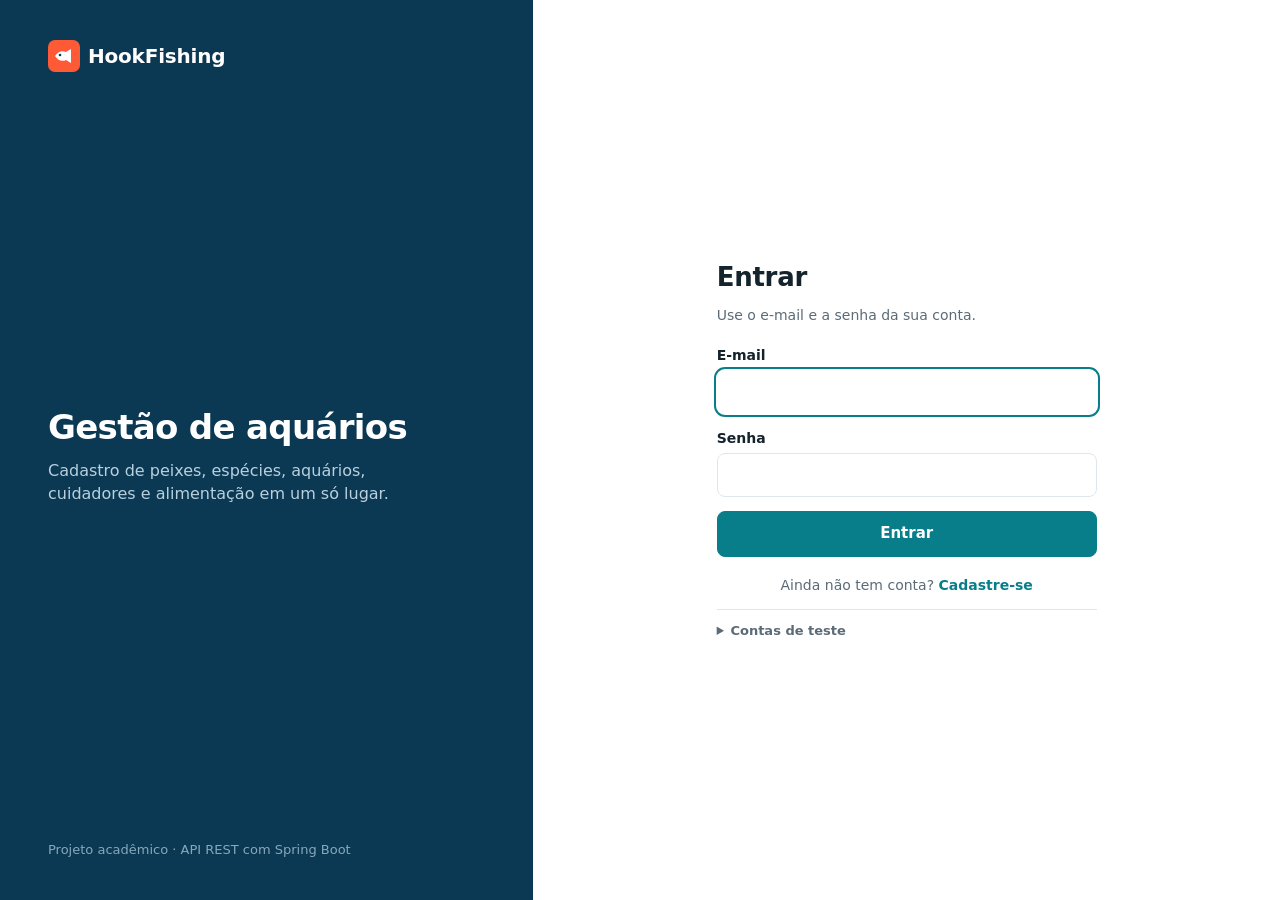
<file: src/main/resources/static/index.html>
<!doctype html>
<html lang="pt-BR">
<head>
    <meta charset="utf-8">
    <meta name="viewport" content="width=device-width, initial-scale=1">
    <title>HookFishing</title>
    <link rel="icon" href="data:image/svg+xml,%3Csvg xmlns='http://www.w3.org/2000/svg' viewBox='0 0 32 32'%3E%3Crect width='32' height='32' rx='7' fill='%23ff5a36'/%3E%3Cpath d='M7 16c3-4.5 7-6 11-4l5-3v14l-5-3c-4 2-8 .5-11-4z' fill='%23fff'/%3E%3C/svg%3E">
    <link rel="stylesheet" href="css/app.css?v=20261117">
</head>
<body>

<!-- ============ LOGIN E CADASTRO ============ -->
<section id="tela-login" class="acesso" hidden>
    <div class="acesso__lado">
        <div class="marca marca--clara"><svg class="logo" viewBox="0 0 32 32" aria-hidden="true"><rect width="32" height="32" rx="7" fill="#ff5a36"/><path d="M7 16c3-4.5 7-6 11-4l5-3v14l-5-3c-4 2-8 .5-11-4z" fill="#fff"/><circle cx="12" cy="15" r="1.3" fill="#0b3954"/></svg> HookFishing</div>
        <div class="acesso__texto">
            <h1>Gestão de aquários</h1>
            <p>Cadastro de peixes, espécies, aquários, cuidadores e alimentação em um só lugar.</p>
        </div>
        <p class="acesso__rodape">Projeto acadêmico · API REST com Spring Boot</p>
    </div>

    <div class="acesso__formularios">
        <!-- Login -->
        <form id="form-login" class="formulario" novalidate>
            <h2>Entrar</h2>
            <p class="formulario__sub">Use o e-mail e a senha da sua conta.</p>

            <fieldset id="servidor" class="servidor" hidden>
                <legend>Servidor da API</legend>
                <div class="servidor__opcoes">
                    <label><input type="radio" name="servidor" value="local"> Local <small>localhost:8080</small></label>
                    <label><input type="radio" name="servidor" value="render"> Render <small>hookfishing.onrender.com</small></label>
                    <label><input type="radio" name="servidor" value="outro"> Outro</label>
                </div>
                <input id="servidor-url" type="url" placeholder="https://seu-servico.onrender.com" hidden>
                <div class="servidor__rodape">
                    <span id="servidor-status" class="servidor__status"></span>
                    <button type="button" id="servidor-testar" class="link">Testar conexão</button>
                </div>
            </fieldset>

            <div class="campo">
                <label for="login-email">E-mail</label>
                <input id="login-email" type="email" autocomplete="username" required>
            </div>
            <div class="campo">
                <label for="login-senha">Senha</label>
                <input id="login-senha" type="password" autocomplete="current-password" required>
            </div>

            <p id="login-erro" class="formulario__erro" role="alert" hidden></p>
            <button class="btn btn--primario btn--bloco" type="submit">Entrar</button>

            <p class="formulario__troca">Ainda não tem conta? <a href="#cadastro" data-ir="cadastro">Cadastre-se</a></p>

            <details class="contas-teste">
                <summary>Contas de teste</summary>
                <table>
                    <tbody>
                    <tr><td>admin@hookfishing.com</td><td>admin123</td><td>ADMIN</td></tr>
                    <tr><td>gerente@hookfishing.com</td><td>gerente123</td><td>GERENTE</td></tr>
                    <tr><td>biologo@hookfishing.com</td><td>biologo123</td><td>BIOLOGO</td></tr>
                    <tr><td>cuidador@hookfishing.com</td><td>cuidador123</td><td>CUIDADOR</td></tr>
                    <tr><td>visitante@hookfishing.com</td><td>visitante123</td><td>VISITANTE</td></tr>
                    </tbody>
                </table>
                <p>Clique em uma linha para preencher o formulário.</p>
            </details>
        </form>

        <!-- Cadastro -->
        <form id="form-cadastro" class="formulario" novalidate hidden>
            <h2>Criar conta</h2>
            <p class="formulario__sub">Contas novas começam com acesso de visitante. Um administrador pode ampliar suas permissões.</p>

            <div class="campo">
                <label for="cadastro-nome">Nome completo</label>
                <input id="cadastro-nome" type="text" autocomplete="name" minlength="3" maxlength="100" required>
            </div>
            <div class="campo">
                <label for="cadastro-email">E-mail</label>
                <input id="cadastro-email" type="email" autocomplete="email" required>
            </div>
            <div class="campo">
                <label for="cadastro-senha">Senha</label>
                <input id="cadastro-senha" type="password" autocomplete="new-password" minlength="6" maxlength="72" required>
                <span class="ajuda">Mínimo de 6 caracteres.</span>
            </div>
            <div class="campo">
                <label for="cadastro-confirmacao">Confirme a senha</label>
                <input id="cadastro-confirmacao" type="password" autocomplete="new-password" required>
            </div>

            <p id="cadastro-erro" class="formulario__erro" role="alert" hidden></p>
            <button class="btn btn--primario btn--bloco" type="submit">Criar conta</button>

            <p class="formulario__troca">Já tem conta? <a href="#login" data-ir="login">Entrar</a></p>
        </form>
    </div>
</section>

<!-- ============ APLICAÇÃO ============ -->
<div id="tela-app" class="app" hidden>
    <header class="topo">
        <div class="marca"><svg class="logo" viewBox="0 0 32 32" aria-hidden="true"><rect width="32" height="32" rx="7" fill="#ff5a36"/><path d="M7 16c3-4.5 7-6 11-4l5-3v14l-5-3c-4 2-8 .5-11-4z" fill="#fff"/><circle cx="12" cy="15" r="1.3" fill="#0b3954"/></svg> HookFishing</div>

        <div class="topo__info">
            <div class="limite" title="Rate limiting: requisições restantes no balde do seu plano">
                <span class="limite__rotulo">Rate limit</span>
                <div class="limite__barra"><div id="limite-preenchido" class="limite__preenchido"></div></div>
                <span id="limite-texto" class="limite__texto">–</span>
            </div>
            <div class="usuario">
                <button type="button" id="usuario-nome" class="usuario__nome" title="Minha conta"></button>
                <span id="usuario-papel" class="selo"></span>
                <span id="usuario-plano" class="selo selo-plano"></span>
            </div>
            <a class="btn btn--fantasma" id="link-swagger" href="/swagger-ui/index.html" target="_blank" rel="noopener">Documentação</a>
            <button id="btn-sair" class="btn btn--fantasma" type="button">Sair</button>
        </div>
    </header>

    <div id="aviso-429" class="aviso-429" hidden role="alert"></div>

    <nav class="abas" id="abas" aria-label="Seções"></nav>

    <main class="conteudo">
        <section id="painel-entidade" class="painel" hidden>
            <div class="painel__cabecalho">
                <div>
                    <h1 id="entidade-titulo"></h1>
                    <p id="entidade-descricao" class="painel__descricao"></p>
                </div>
                <button id="btn-novo" class="btn btn--primario" type="button">+ Novo</button>
            </div>

            <div class="barra">
                <form id="form-busca" class="barra__busca">
                    <label id="busca-rotulo" for="busca-valor"></label>
                    <span id="busca-campo"></span>
                    <button class="btn" type="submit">Buscar</button>
                    <button id="btn-limpar" class="btn btn--fantasma" type="button" hidden>Limpar</button>
                </form>

                <div class="barra__opcoes">
                    <label>Ordenar
                        <select id="ordenar"></select>
                    </label>
                    <label>Por página
                        <select id="tamanho">
                            <option>5</option><option selected>10</option><option>20</option><option>50</option>
                        </select>
                    </label>
                    <div id="versao" class="versao" hidden title="Versionamento via header X-API-Version">
                        <span>X-API-Version</span>
                        <button type="button" data-versao="1" class="versao__btn ativo">v1</button>
                        <button type="button" data-versao="2" class="versao__btn">v2</button>
                    </div>
                </div>
            </div>

            <div class="tabela-wrap">
                <table class="tabela">
                    <thead id="tabela-cabecalho"></thead>
                    <tbody id="tabela-corpo"></tbody>
                </table>
            </div>

            <div class="paginacao">
                <span id="paginacao-info"></span>
                <div class="paginacao__botoes">
                    <button class="btn btn--pequeno" data-pagina="first" type="button">« Primeira</button>
                    <button class="btn btn--pequeno" data-pagina="prev" type="button">‹ Anterior</button>
                    <button class="btn btn--pequeno" data-pagina="next" type="button">Próxima ›</button>
                    <button class="btn btn--pequeno" data-pagina="last" type="button">Última »</button>
                </div>
            </div>
        </section>

        <section id="painel-planos" class="painel" hidden></section>

        <section id="painel-conta" class="painel" hidden></section>

        <section id="painel-testes" class="painel" hidden></section>
    </main>

    <aside class="log">
        <div class="log__cabecalho">
            <h2>Requisições</h2>
            <button id="btn-limpar-log" class="btn btn--fantasma btn--pequeno" type="button">Limpar</button>
        </div>
        <ol id="log-lista" class="log__lista"></ol>
    </aside>
</div>

<!-- ============ MODAL ============ -->
<dialog id="modal" class="modal">
    <form id="modal-form" method="dialog" novalidate>
        <header class="modal__cabecalho">
            <h2 id="modal-titulo"></h2>
            <button type="button" class="modal__fechar" data-fechar aria-label="Fechar">×</button>
        </header>
        <div id="modal-corpo" class="modal__corpo"></div>
        <div id="modal-erro" class="modal__erro" hidden></div>
        <footer class="modal__rodape">
            <span id="modal-idem" class="modal__idem"></span>
            <div>
                <button type="button" class="btn btn--fantasma" data-fechar>Cancelar</button>
                <button type="submit" id="modal-salvar" class="btn btn--primario">Salvar</button>
            </div>
        </footer>
    </form>
</dialog>

<div id="toasts" class="toasts" aria-live="polite"></div>

<script src="js/app.js?v=20261117"></script>
</body>
</html>
</file>
<file: src/main/resources/static/css/app.css>
:root {
    --fundo: #f3f6f8;
    --superficie: #ffffff;
    --superficie-2: #f8fafb;
    --borda: #dfe6eb;
    --texto: #15232d;
    --texto-2: #5b6b77;
    --oceano: #0b3954;
    --oceano-2: #0f4c70;
    --agua: #087e8b;
    --agua-claro: #e3f3f4;
    --coral: #ff5a36;
    --coral-claro: #ffece7;
    --ok: #1f8a4c;
    --ok-claro: #e4f4ea;
    --alerta: #b7791f;
    --alerta-claro: #fdf3e1;
    --erro: #c53030;
    --erro-claro: #fdeaea;
    --raio: 10px;
    --sombra: 0 1px 2px rgba(11, 57, 84, .06), 0 4px 16px rgba(11, 57, 84, .06);
    --mono: ui-monospace, SFMono-Regular, Menlo, Consolas, monospace;
    color-scheme: light;
}

* { box-sizing: border-box; }

html, body { margin: 0; }

body {
    font-family: system-ui, -apple-system, "Segoe UI", Roboto, sans-serif;
    font-size: 15px;
    line-height: 1.45;
    color: var(--texto);
    background: var(--fundo);
}

code { font-family: var(--mono); font-size: .9em; background: var(--superficie-2); border: 1px solid var(--borda); border-radius: 4px; padding: 0 4px; }

[hidden] { display: none !important; }

/* ---------- Botões ---------- */
.btn {
    font: inherit;
    font-weight: 600;
    border: 1px solid var(--borda);
    background: var(--superficie);
    color: var(--texto);
    padding: 8px 14px;
    border-radius: 8px;
    cursor: pointer;
    text-decoration: none;
    display: inline-flex;
    align-items: center;
    gap: 6px;
    white-space: nowrap;
    transition: background .15s, border-color .15s;
}
.btn:hover { border-color: var(--agua); }
.btn:disabled { opacity: .45; cursor: not-allowed; }
.btn--primario { background: var(--agua); border-color: var(--agua); color: #fff; }
.btn--primario:hover { background: #066972; }
.btn--perigo { color: var(--erro); }
.btn--perigo:hover { border-color: var(--erro); background: var(--erro-claro); }
.btn--fantasma { background: transparent; border-color: transparent; }
.btn--fantasma:hover { background: rgba(255,255,255,.12); border-color: transparent; }
.btn--pequeno { padding: 5px 10px; font-size: 13px; }

/* ---------- Marca ---------- */
.marca { font-weight: 800; font-size: 20px; letter-spacing: -.01em; display: flex; align-items: center; gap: 8px; }

/* ---------- Login e cadastro ---------- */
.acesso { min-height: 100vh; display: grid; grid-template-columns: minmax(320px, 5fr) 7fr; background: var(--superficie); }
.acesso__lado {
    background: var(--oceano);
    color: #fff;
    padding: 40px 48px;
    display: flex;
    flex-direction: column;
    justify-content: space-between;
    gap: 32px;
}
.acesso__texto h1 { font-size: 34px; line-height: 1.15; margin: 0 0 12px; letter-spacing: -.02em; }
.acesso__texto p { margin: 0; color: #b9d0de; font-size: 16px; max-width: 34ch; }
.acesso__rodape { margin: 0; color: #87a8bc; font-size: 13px; }
.acesso__formularios { display: grid; place-items: center; padding: 40px 24px; }

.formulario { width: 100%; max-width: 380px; display: grid; gap: 14px; }
.formulario h2 { margin: 0; font-size: 26px; letter-spacing: -.01em; }
.formulario__sub { margin: -6px 0 6px; color: var(--texto-2); font-size: 14px; }
.formulario .campo input { font: inherit; padding: 10px 12px; border: 1px solid var(--borda); border-radius: 8px; }
.formulario .campo input:focus { outline: 2px solid var(--agua); outline-offset: 1px; border-color: transparent; }
.formulario__erro { margin: 0; padding: 10px 12px; border-radius: 8px; background: var(--erro-claro); color: var(--erro); font-size: 14px; }
.formulario__erro ul { margin: 4px 0 0; padding-left: 18px; }
.formulario__troca { margin: 4px 0 0; font-size: 14px; color: var(--texto-2); text-align: center; }
.formulario__troca a { color: var(--agua); font-weight: 600; text-decoration: none; }
.formulario__troca a:hover { text-decoration: underline; }
.btn--bloco { width: 100%; justify-content: center; padding: 11px; }

.contas-teste { border-top: 1px solid var(--borda); padding-top: 12px; font-size: 13px; color: var(--texto-2); }
.contas-teste summary { cursor: pointer; font-weight: 600; }
.contas-teste table { width: 100%; border-collapse: collapse; margin-top: 8px; font-family: var(--mono); font-size: 12px; }
.contas-teste td { padding: 6px 4px; border-bottom: 1px solid var(--borda); }
.contas-teste tr { cursor: pointer; }
.contas-teste tr:hover td { background: var(--agua-claro); }
.contas-teste p { margin: 8px 0 0; }

.logo { width: 32px; height: 32px; flex: none; }
.marca--clara { color: #fff; }

/* ---------- Layout ---------- */
.app {
    min-height: 100vh;
    display: grid;
    grid-template-columns: minmax(0, 1fr) 340px;
    grid-template-rows: auto auto auto 1fr;
    grid-template-areas:
        "topo topo"
        "aviso aviso"
        "abas abas"
        "conteudo log";
}
.topo { grid-area: topo; background: var(--oceano); color: #fff; display: flex; align-items: center; justify-content: space-between; gap: 16px; padding: 12px 24px; flex-wrap: wrap; }
.topo .btn--fantasma { color: #d6e6ef; }
.topo__info { display: flex; align-items: center; gap: 16px; flex-wrap: wrap; }

.limite { display: flex; align-items: center; gap: 8px; font-size: 13px; color: #cfe1eb; }
.limite__barra { width: 110px; height: 8px; background: rgba(255,255,255,.18); border-radius: 99px; overflow: hidden; }
.limite__preenchido { height: 100%; width: 100%; background: #46d3b0; transition: width .25s, background .25s; }
.limite__texto { font-family: var(--mono); min-width: 54px; }

.usuario { display: flex; align-items: center; gap: 8px; }
.usuario__nome { font-weight: 600; }

.selo { font-size: 11px; font-weight: 700; letter-spacing: .04em; padding: 2px 8px; border-radius: 99px; background: var(--agua-claro); color: var(--agua); text-transform: uppercase; }
.selo--ADMIN { background: var(--coral-claro); color: #c43b1b; }
.selo--GERENTE { background: #efe7fb; color: #6b3fb0; }
.selo--BIOLOGO { background: var(--agua-claro); color: var(--agua); }
.selo--CUIDADOR { background: var(--ok-claro); color: var(--ok); }
.selo--VISITANTE { background: #e8eef3; color: var(--oceano-2); }
.permissoes { display: grid; grid-template-columns: auto 1fr; gap: 4px 10px; font-size: 13px; margin: 0; }
.permissoes dt { font-weight: 600; color: var(--texto); }
.permissoes dd { margin: 0; color: var(--texto-2); }

.aviso-429 { grid-area: aviso; background: var(--alerta-claro); color: #7a4f10; border-bottom: 1px solid #f0d6a8; padding: 10px 24px; font-weight: 600; }

.abas { grid-area: abas; display: flex; gap: 4px; padding: 0 24px; background: var(--superficie); border-bottom: 1px solid var(--borda); overflow-x: auto; }
.aba { font: inherit; font-weight: 600; color: var(--texto-2); background: none; border: 0; border-bottom: 3px solid transparent; padding: 14px 14px 11px; cursor: pointer; white-space: nowrap; }
.aba:hover { color: var(--texto); }
.aba.ativa { color: var(--agua); border-bottom-color: var(--agua); }
.aba--destaque { color: var(--coral); }
.aba--destaque.ativa { color: var(--coral); border-bottom-color: var(--coral); }

.conteudo { grid-area: conteudo; padding: 24px; min-width: 0; }

/* ---------- Painel ---------- */
.painel__cabecalho { display: flex; justify-content: space-between; align-items: flex-start; gap: 16px; margin-bottom: 16px; }
.painel h1 { margin: 0; font-size: 24px; letter-spacing: -.01em; }
.painel__descricao { margin: 4px 0 0; color: var(--texto-2); max-width: 70ch; }

.barra { display: flex; justify-content: space-between; gap: 12px; flex-wrap: wrap; background: var(--superficie); border: 1px solid var(--borda); border-radius: var(--raio); padding: 12px; margin-bottom: 12px; }
.barra__busca, .barra__opcoes { display: flex; align-items: center; gap: 8px; flex-wrap: wrap; }
.barra label { font-size: 13px; color: var(--texto-2); font-weight: 600; display: flex; align-items: center; gap: 6px; }
.barra input, .barra select, .campo input, .campo select {
    font: inherit; padding: 7px 10px; border: 1px solid var(--borda); border-radius: 7px; background: var(--superficie); color: var(--texto);
}
.barra input:focus, .barra select:focus, .campo input:focus, .campo select:focus { outline: 2px solid var(--agua); outline-offset: 1px; }

.versao { display: inline-flex; align-items: center; border: 1px solid var(--borda); border-radius: 8px; overflow: hidden; font-size: 13px; }
.versao span { padding: 0 10px; color: var(--texto-2); font-family: var(--mono); font-size: 12px; }
.versao__btn { font: inherit; font-weight: 700; border: 0; border-left: 1px solid var(--borda); background: var(--superficie); padding: 7px 12px; cursor: pointer; color: var(--texto-2); }
.versao__btn.ativo { background: var(--oceano); color: #fff; }

.tabela-wrap { background: var(--superficie); border: 1px solid var(--borda); border-radius: var(--raio); overflow-x: auto; box-shadow: var(--sombra); }
.tabela { width: 100%; border-collapse: collapse; }
.tabela th, .tabela td { text-align: left; padding: 11px 14px; border-bottom: 1px solid var(--borda); vertical-align: middle; }
.tabela th { font-size: 12px; text-transform: uppercase; letter-spacing: .04em; color: var(--texto-2); background: var(--superficie-2); }
.tabela tbody tr:last-child td { border-bottom: 0; }
.tabela tbody tr:hover { background: #fafcfd; }
.tabela td.num { font-variant-numeric: tabular-nums; }
.tabela .acoes { text-align: right; white-space: nowrap; }
.tabela .acoes .btn { margin-left: 4px; }
.tabela .vazio { text-align: center; color: var(--texto-2); padding: 36px; }
.etiqueta { display: inline-block; font-size: 12px; padding: 2px 8px; border-radius: 99px; background: var(--agua-claro); color: var(--agua); margin: 1px 2px 1px 0; white-space: nowrap; }
.etiqueta--cinza { background: #edf1f4; color: var(--texto-2); }
.id { font-family: var(--mono); color: var(--texto-2); }

.paginacao { display: flex; justify-content: space-between; align-items: center; gap: 12px; margin-top: 12px; flex-wrap: wrap; color: var(--texto-2); font-size: 14px; }
.paginacao__botoes { display: flex; gap: 6px; flex-wrap: wrap; }

/* ---------- Log de requisições ---------- */
.log { grid-area: log; border-left: 1px solid var(--borda); background: var(--superficie); padding: 16px; display: flex; flex-direction: column; min-height: 0; max-height: calc(100vh - 110px); position: sticky; top: 0; }
.log__cabecalho { display: flex; justify-content: space-between; align-items: center; margin-bottom: 8px; }
.log__cabecalho h2 { font-size: 14px; text-transform: uppercase; letter-spacing: .05em; color: var(--texto-2); margin: 0; }
.log__cabecalho .btn--fantasma:hover { background: var(--superficie-2); }
.log__lista { list-style: none; margin: 0; padding: 0; overflow-y: auto; display: grid; gap: 6px; align-content: start; }
.log__item { border: 1px solid var(--borda); border-radius: 8px; padding: 8px 10px; font-size: 12px; font-family: var(--mono); background: var(--superficie-2); }
.log__linha { display: flex; gap: 6px; align-items: baseline; }
.log__metodo { font-weight: 700; color: var(--oceano); }
.log__caminho { overflow: hidden; text-overflow: ellipsis; white-space: nowrap; flex: 1; }
.log__status { font-weight: 700; padding: 0 6px; border-radius: 4px; }
.log__status--2 { background: var(--ok-claro); color: var(--ok); }
.log__status--4 { background: var(--alerta-claro); color: var(--alerta); }
.log__status--5, .log__status--0 { background: var(--erro-claro); color: var(--erro); }
.log__headers { color: var(--texto-2); margin-top: 4px; display: grid; gap: 1px; }
.log__headers b { color: var(--texto); font-weight: 600; }

/* ---------- Modal ---------- */
.modal { border: 0; border-radius: 14px; padding: 0; width: min(560px, calc(100vw - 32px)); box-shadow: 0 24px 64px rgba(0,0,0,.3); color: var(--texto); }
.modal::backdrop { background: rgba(7, 42, 62, .55); }
.modal__cabecalho { display: flex; justify-content: space-between; align-items: center; padding: 18px 22px 8px; }
.modal__cabecalho h2 { margin: 0; font-size: 19px; }
.modal__fechar { font-size: 24px; line-height: 1; border: 0; background: none; cursor: pointer; color: var(--texto-2); }
.modal__corpo { padding: 8px 22px 4px; display: grid; gap: 14px; max-height: 65vh; overflow-y: auto; }
.modal__erro { margin: 8px 22px 0; padding: 10px 12px; border-radius: 8px; background: var(--erro-claro); color: var(--erro); font-size: 14px; }
.modal__erro ul { margin: 6px 0 0; padding-left: 18px; }
.modal__rodape { display: flex; justify-content: space-between; align-items: center; gap: 12px; padding: 16px 22px 20px; flex-wrap: wrap; }
.modal__rodape > div { display: flex; gap: 8px; margin-left: auto; }
.modal__idem { font-family: var(--mono); font-size: 11px; color: var(--texto-2); max-width: 280px; overflow-wrap: anywhere; }

.campo { display: grid; gap: 5px; }
.campo > label { font-weight: 600; font-size: 14px; }
.campo .ajuda { font-size: 12px; color: var(--texto-2); }
.campo.invalido input, .campo.invalido select { border-color: var(--erro); }
.campo__erro { color: var(--erro); font-size: 12px; }
.opcoes-multi { display: flex; flex-wrap: wrap; gap: 6px; }
.opcoes-multi label { display: inline-flex; align-items: center; gap: 6px; border: 1px solid var(--borda); border-radius: 99px; padding: 5px 12px; font-size: 13px; cursor: pointer; background: var(--superficie-2); }
.opcoes-multi input { margin: 0; accent-color: var(--agua); }
.check { display: flex; align-items: center; gap: 8px; font-weight: 600; }

.chave-gerada { background: var(--oceano); color: #fff; border-radius: 10px; padding: 14px; display: grid; gap: 8px; }
.chave-gerada code { background: rgba(255,255,255,.12); border: 0; color: #fff; font-size: 14px; padding: 8px 10px; overflow-wrap: anywhere; }
.chave-gerada p { margin: 0; font-size: 13px; color: #cfe1eb; }

/* ---------- Painel de testes ---------- */
.suite__topo { display: flex; justify-content: space-between; align-items: flex-start; gap: 16px; flex-wrap: wrap; margin-bottom: 16px; }
.suite__topo h1 { margin: 0 0 4px; }
.suite__acoes { display: flex; gap: 10px; align-items: center; flex-wrap: wrap; }

.segmentado { display: inline-flex; border: 1px solid var(--borda); border-radius: 8px; overflow: hidden; background: var(--superficie); }
.segmentado button { border: 0; background: none; padding: 7px 12px; font: inherit; font-size: 13px; color: var(--texto-2); cursor: pointer; }
.segmentado button + button { border-left: 1px solid var(--borda); }
.segmentado button[aria-pressed="true"] { background: var(--oceano); color: #fff; }

.metricas { display: grid; grid-template-columns: repeat(4, minmax(110px, 1fr)) minmax(220px, 2fr); gap: 12px; margin-bottom: 12px; }
.metrica { background: var(--superficie); border: 1px solid var(--borda); border-radius: var(--raio); padding: 12px 14px; display: flex; flex-direction: column; gap: 2px; }
.metrica span { font-size: 12px; text-transform: uppercase; letter-spacing: .05em; color: var(--texto-2); font-weight: 600; }
.metrica b { font-size: 24px; font-variant-numeric: tabular-nums; }
.metrica--ok b { color: var(--ok); }
.metrica--erro b { color: var(--erro); }
.metrica small { color: var(--texto-2); font-size: 12px; }
.progresso { display: flex; height: 8px; border-radius: 99px; background: var(--superficie-2); border: 1px solid var(--borda); overflow: hidden; margin: 8px 0 4px; }
.progresso__ok { background: var(--ok); transition: width .3s; }
.progresso__erro { background: var(--erro); transition: width .3s; }

.suite__contexto { display: flex; align-items: center; gap: 8px; flex-wrap: wrap; font-size: 14px; color: var(--texto-2); margin-bottom: 20px; }
.suite__contexto b { color: var(--texto); }
.suite__permissoes { margin-left: auto; }
.suite__permissoes summary { cursor: pointer; color: var(--agua); font-weight: 600; }
.suite__permissoes table { margin-top: 8px; background: var(--superficie); border: 1px solid var(--borda); border-radius: 8px; padding: 8px 12px; }
.permissoes-tabela { border-collapse: collapse; font-size: 13px; }
.permissoes-tabela th { text-align: left; padding: 2px 16px 2px 0; color: var(--texto); }
.permissoes-tabela td { padding: 2px 0; color: var(--texto-2); }

.suite { background: var(--superficie); border: 1px solid var(--borda); border-radius: var(--raio); margin-bottom: 16px; box-shadow: var(--sombra); overflow: hidden; }
.suite__cabecalho { display: flex; align-items: center; gap: 12px; padding: 14px 16px; border-bottom: 1px solid var(--borda); }
.suite__cabecalho > div { flex: 1; min-width: 0; }
.suite__cabecalho h2 { margin: 0; font-size: 16px; }
.suite__cabecalho p { margin: 2px 0 0; font-size: 13px; color: var(--texto-2); }
.suite__contagem { font-size: 12px; font-weight: 600; color: var(--texto-2); background: var(--superficie-2); border: 1px solid var(--borda); border-radius: 99px; padding: 2px 10px; white-space: nowrap; }
.suite__contagem--ok { color: var(--ok); background: var(--ok-claro); border-color: transparent; }
.suite__contagem--erro { color: var(--erro); background: var(--erro-claro); border-color: transparent; }

.casos__cabecalho, .caso__linha {
    display: grid;
    grid-template-columns: 18px minmax(0, 1fr) 150px 190px 70px 72px;
    gap: 12px;
    align-items: center;
    padding: 0 16px;
}
.casos__cabecalho { font-size: 11px; text-transform: uppercase; letter-spacing: .05em; color: var(--texto-2); font-weight: 600; padding-top: 8px; padding-bottom: 8px; background: var(--superficie-2); border-bottom: 1px solid var(--borda); }
.casos { list-style: none; margin: 0; padding: 0; }
.caso + .caso { border-top: 1px solid var(--borda); }
.caso__linha { padding-top: 11px; padding-bottom: 11px; }
.caso__titulo { display: flex; flex-direction: column; gap: 3px; min-width: 0; }
.caso__titulo b { font-weight: 600; font-size: 14px; }
.caso__rota { display: flex; align-items: center; gap: 6px; min-width: 0; }
.rota { font-family: var(--mono); font-size: 12px; color: var(--texto-2); overflow: hidden; text-overflow: ellipsis; white-space: nowrap; }
.caso__manual { align-self: flex-start; font-size: 11px; font-weight: 600; color: var(--alerta); background: var(--alerta-claro); border-radius: 4px; padding: 0 6px; }
.caso__esperado { font-family: var(--mono); font-size: 12px; }
.caso__obtido { font-family: var(--mono); font-size: 12px; color: var(--texto-2); overflow-wrap: anywhere; }
.caso__tempo { font-family: var(--mono); font-size: 12px; color: var(--texto-2); text-align: right; }
.caso__botoes { display: flex; gap: 4px; justify-content: flex-end; }
.caso[data-situacao="passou"] .caso__obtido { color: var(--ok); }
.caso[data-situacao="falhou"] .caso__obtido { color: var(--erro); }

.metodo { font-family: var(--mono); font-size: 10px; font-weight: 700; padding: 1px 6px; border-radius: 4px; color: #fff; background: #61affe; flex-shrink: 0; }
.metodo--POST { background: #49cc90; }
.metodo--PUT { background: #fca130; }
.metodo--DELETE { background: #f93e3e; }
.metodo--PATCH { background: #50e3c2; color: #0b3954; }

.caso__icone { width: 16px; height: 16px; border-radius: 50%; border: 2px solid var(--borda); position: relative; }
.caso[data-situacao="passou"] .caso__icone { border-color: var(--ok); background: var(--ok); }
.caso[data-situacao="passou"] .caso__icone::after { content: ""; position: absolute; left: 4px; top: 1px; width: 4px; height: 8px; border: solid #fff; border-width: 0 2px 2px 0; transform: rotate(45deg); }
.caso[data-situacao="falhou"] .caso__icone { border-color: var(--erro); background: var(--erro); }
.caso[data-situacao="falhou"] .caso__icone::before, .caso[data-situacao="falhou"] .caso__icone::after { content: ""; position: absolute; left: 6px; top: 2px; width: 2px; height: 8px; background: #fff; transform: rotate(45deg); }
.caso[data-situacao="falhou"] .caso__icone::after { transform: rotate(-45deg); }
.caso[data-situacao="rodando"] .caso__icone { border-color: var(--agua); border-top-color: transparent; animation: girar .8s linear infinite; }
@keyframes girar { to { transform: rotate(360deg); } }

.icone-btn { width: 30px; height: 30px; display: inline-grid; place-items: center; border: 1px solid var(--borda); border-radius: 6px; background: var(--superficie); color: var(--oceano); cursor: pointer; }
.icone-btn:hover:not(:disabled) { border-color: var(--agua); color: var(--agua); }
.icone-btn:disabled { opacity: .4; cursor: default; }
.icone-btn svg { width: 14px; height: 14px; }
.caso__expandir svg { transition: transform .15s; }
.caso__expandir[aria-expanded="true"] svg { transform: rotate(90deg); }

.caso__painel { padding: 4px 16px 16px 46px; background: var(--superficie-2); border-top: 1px dashed var(--borda); }
.caso__analise { margin-top: 12px; }
.caso__analise span, .troca h4 { display: block; font-size: 11px; text-transform: uppercase; letter-spacing: .05em; color: var(--texto-2); font-weight: 600; margin: 0 0 6px; }
.caso__analise pre { margin: 0; white-space: pre-wrap; font-family: var(--mono); font-size: 12px; }
.caso__nota { font-size: 12px; color: var(--texto-2); margin: 12px 0 0; }
.troca { margin-top: 10px; background: var(--superficie); border: 1px solid var(--borda); border-radius: 8px; }
.troca summary { display: flex; align-items: center; gap: 8px; padding: 8px 12px; cursor: pointer; list-style: none; }
.troca summary::-webkit-details-marker { display: none; }
.troca summary .rota { flex: 1; }
.troca__tempo { font-family: var(--mono); font-size: 12px; color: var(--texto-2); }
.codigo-http { font-family: var(--mono); font-size: 12px; font-weight: 700; padding: 1px 8px; border-radius: 99px; }
.codigo-http--ok { color: var(--ok); background: var(--ok-claro); }
.codigo-http--aviso { color: var(--alerta); background: var(--alerta-claro); }
.codigo-http--erro { color: var(--erro); background: var(--erro-claro); }
.troca__corpo { display: grid; grid-template-columns: 1fr 1fr; gap: 16px; padding: 12px; border-top: 1px solid var(--borda); }
.troca__corpo > div { min-width: 0; }
.headers { display: grid; grid-template-columns: max-content 1fr; gap: 2px 10px; margin: 0 0 8px; font-family: var(--mono); font-size: 12px; }
.headers dt { color: var(--texto-2); }
.headers dd { margin: 0; overflow-wrap: anywhere; }
.codigo { margin: 0; max-height: 260px; overflow: auto; background: #0e2433; color: #d6e6f0; border-radius: 6px; padding: 10px 12px; font-family: var(--mono); font-size: 12px; line-height: 1.5; }
.codigo--vazio { background: var(--superficie-2); color: var(--texto-2); border: 1px dashed var(--borda); }

@media (max-width: 1100px) {
    .metricas { grid-template-columns: repeat(2, 1fr); }
    .metrica--progresso { grid-column: 1 / -1; }
}
@media (max-width: 760px) {
    .casos__cabecalho { display: none; }
    .caso__linha { grid-template-columns: 18px minmax(0, 1fr) auto; grid-template-areas: "i t b" ". e e" ". o o"; row-gap: 4px; }
    .caso__icone { grid-area: i; } .caso__titulo { grid-area: t; } .caso__botoes { grid-area: b; }
    .caso__esperado { grid-area: e; } .caso__obtido { grid-area: o; } .caso__tempo { display: none; }
    .caso__esperado::before { content: "Esperado: "; color: var(--texto-2); }
    .caso__painel { padding-left: 16px; }
    .troca__corpo { grid-template-columns: 1fr; }
    .suite__cabecalho { flex-wrap: wrap; }
    .suite__permissoes { margin-left: 0; }
}

/* ---------- Toasts ---------- */
.toasts { position: fixed; right: 20px; bottom: 20px; display: grid; gap: 8px; z-index: 50; max-width: min(420px, calc(100vw - 40px)); }
.toast { background: var(--texto); color: #fff; padding: 12px 14px; border-radius: 10px; box-shadow: 0 10px 30px rgba(0,0,0,.25); font-size: 14px; animation: entrar .2s ease-out; }
.toast--ok { background: var(--ok); }
.toast--erro { background: var(--erro); }
.toast--alerta { background: var(--alerta); }
.toast small { display: block; opacity: .85; margin-top: 2px; font-family: var(--mono); font-size: 11px; }
@keyframes entrar { from { transform: translateY(8px); opacity: 0; } to { transform: none; opacity: 1; } }

/* ---------- Responsivo ---------- */
@media (max-width: 1100px) {
    .app { grid-template-columns: 1fr; grid-template-areas: "topo" "aviso" "abas" "conteudo" "log"; }
    .log { border-left: 0; border-top: 1px solid var(--borda); max-height: 360px; position: static; }
}
@media (max-width: 860px) {
    .acesso { grid-template-columns: 1fr; }
    .acesso__lado { padding: 24px 16px; gap: 16px; }
    .acesso__texto h1 { font-size: 26px; }
    .acesso__rodape { display: none; }
}
@media (max-width: 640px) {
    .topo, .conteudo { padding-left: 16px; padding-right: 16px; }
    .abas { padding: 0 8px; }
    .painel__cabecalho { flex-direction: column; }
    .limite__barra { width: 70px; }
}

/* ===================== Planos e consumo ===================== */
.selo-plano { background: #fff4e6; color: #a34d00; }
.selo-plano--BASICO { background: #e3f3f4; color: var(--agua); }
.selo-plano--PROFISSIONAL { background: var(--oceano); color: #fff; }

.aviso-429--bloqueio { background: var(--erro-claro); color: var(--erro); border-bottom-color: #f3c3c3; }
.aviso-429__detalhe { display: block; font-weight: 400; margin-top: 2px; }

.planos { display: grid; grid-template-columns: repeat(auto-fit, minmax(230px, 1fr)); gap: 16px; margin-bottom: 24px; }
.plano {
    background: var(--superficie);
    border: 1px solid var(--borda);
    border-radius: var(--raio);
    padding: 18px;
    display: flex;
    flex-direction: column;
    gap: 8px;
}
.plano--atual { border-color: var(--agua); box-shadow: 0 0 0 2px var(--agua-claro); }
.plano header { display: flex; justify-content: space-between; align-items: center; gap: 8px; }
.plano h2 { margin: 0; font-size: 18px; }
.plano__marca { font-size: 11px; font-weight: 700; text-transform: uppercase; letter-spacing: .04em; color: var(--agua); }
.plano__preco { margin: 0; font-size: 22px; font-weight: 700; color: var(--oceano); }
.plano__descricao { margin: 0; color: var(--texto-2); flex: 1; }
.plano__limites { margin: 4px 0 8px; display: grid; gap: 4px; }
.plano__limites div { display: flex; justify-content: space-between; gap: 8px; border-top: 1px solid var(--borda); padding-top: 6px; }
.plano__limites dt { color: var(--texto-2); }
.plano__limites dd { margin: 0; font-weight: 600; text-align: right; }

.consumo { background: var(--superficie); border: 1px solid var(--borda); border-radius: var(--raio); padding: 18px; }
.consumo h2 { margin: 0 0 10px; font-size: 18px; }
.consumo h3 { margin: 18px 0 8px; font-size: 15px; }
.consumo__barra { height: 10px; background: var(--superficie-2); border: 1px solid var(--borda); border-radius: 99px; overflow: hidden; max-width: 420px; }
.consumo__barra div { height: 100%; background: var(--agua); }
.consumo__etapas { margin: 0; padding-left: 20px; display: grid; gap: 6px; max-width: 80ch; }

/* ===================== Minha conta ===================== */
.usuario__nome { background: none; border: 0; color: inherit; font: inherit; font-weight: 600; cursor: pointer; padding: 4px 6px; border-radius: 6px; }
.usuario__nome:hover { background: rgba(255, 255, 255, .12); }
.link { background: none; border: 0; padding: 0; font: inherit; color: var(--agua); cursor: pointer; text-decoration: underline; }

.conta { display: grid; grid-template-columns: repeat(2, minmax(0, 1fr)); gap: 16px; align-items: start; }
.cartao { background: var(--superficie); border: 1px solid var(--borda); border-radius: var(--raio); padding: 18px; box-shadow: var(--sombra); min-width: 0; }
.cartao h2 { margin: 0; font-size: 17px; }
.cartao h3 { margin: 16px 0 8px; font-size: 13px; text-transform: uppercase; letter-spacing: .05em; color: var(--texto-2); }
.cartao__cabecalho { display: flex; justify-content: space-between; align-items: flex-start; gap: 12px; margin-bottom: 14px; }
.cartao__cabecalho p { margin: 2px 0 0; color: var(--texto-2); font-size: 14px; }

.conta__perfil { display: grid; grid-template-columns: auto 1fr; gap: 14px 16px; align-items: center; }
.conta__avatar { width: 56px; height: 56px; border-radius: 50%; background: var(--oceano); color: #fff; display: grid; place-items: center; font-weight: 700; font-size: 20px; }
.conta__perfil .id { margin: 2px 0 8px; }
.conta__selos { display: flex; gap: 6px; flex-wrap: wrap; }
.conta__dados { grid-column: 1 / -1; margin: 4px 0 0; display: grid; gap: 6px; }
.conta__dados div { display: flex; justify-content: space-between; gap: 12px; border-top: 1px solid var(--borda); padding-top: 8px; font-size: 14px; }
.conta__dados dt { color: var(--texto-2); }
.conta__dados dd { margin: 0; font-weight: 600; text-align: right; }

.status-chave { font-size: 12px; font-weight: 700; padding: 2px 10px; border-radius: 99px; background: var(--erro-claro); color: var(--erro); }
.status-chave--ativa { background: var(--ok-claro); color: var(--ok); }
.chave-campo { display: flex; gap: 8px; align-items: center; }
.chave-campo code { flex: 1; min-width: 0; padding: 8px 10px; font-size: 13px; overflow-wrap: anywhere; background: var(--superficie-2); }
.conta__nota { font-size: 13px; color: var(--texto-2); margin: 8px 0 0; }
.conta__perigo { display: flex; justify-content: space-between; align-items: center; gap: 16px; margin-top: 18px; padding: 12px 14px; border: 1px solid #f3c3c3; border-radius: 8px; background: #fffafa; }
.conta__perigo p { margin: 2px 0 0; font-size: 13px; color: var(--texto-2); }

.matriz th, .matriz td { text-align: center; }
.matriz th:first-child, .matriz tbody th { text-align: left; }
.matriz__marca { font-size: 12px; font-weight: 600; padding: 1px 8px; border-radius: 99px; }
.matriz__marca--sim { color: var(--ok); background: var(--ok-claro); }
.matriz__marca--nao { color: var(--texto-2); background: var(--superficie-2); }

@media (max-width: 900px) {
    .conta { grid-template-columns: 1fr; }
    .conta__perigo { flex-direction: column; align-items: flex-start; }
}
.conta__permissoes { grid-column: 1 / -1; }

/* ===================== Escolha do servidor (index.html aberto fora da API) ===================== */
.servidor { border: 1px solid var(--borda); border-radius: 8px; padding: 10px 12px 12px; margin: 0 0 16px; background: var(--superficie-2); }
.servidor legend { font-size: 12px; font-weight: 700; text-transform: uppercase; letter-spacing: .05em; color: var(--texto-2); padding: 0 4px; }
.servidor__opcoes { display: flex; gap: 14px; flex-wrap: wrap; font-size: 14px; }
.servidor__opcoes label { display: inline-flex; align-items: center; gap: 6px; cursor: pointer; }
.servidor__opcoes small { color: var(--texto-2); font-family: var(--mono); font-size: 11px; }
#servidor-url { width: 100%; margin-top: 8px; }
.servidor__rodape { display: flex; justify-content: space-between; align-items: center; gap: 10px; margin-top: 8px; font-size: 12px; }
.servidor__status { color: var(--texto-2); }
.servidor__status--ok { color: var(--ok); }
.servidor__status--erro { color: var(--erro); }
</file>
